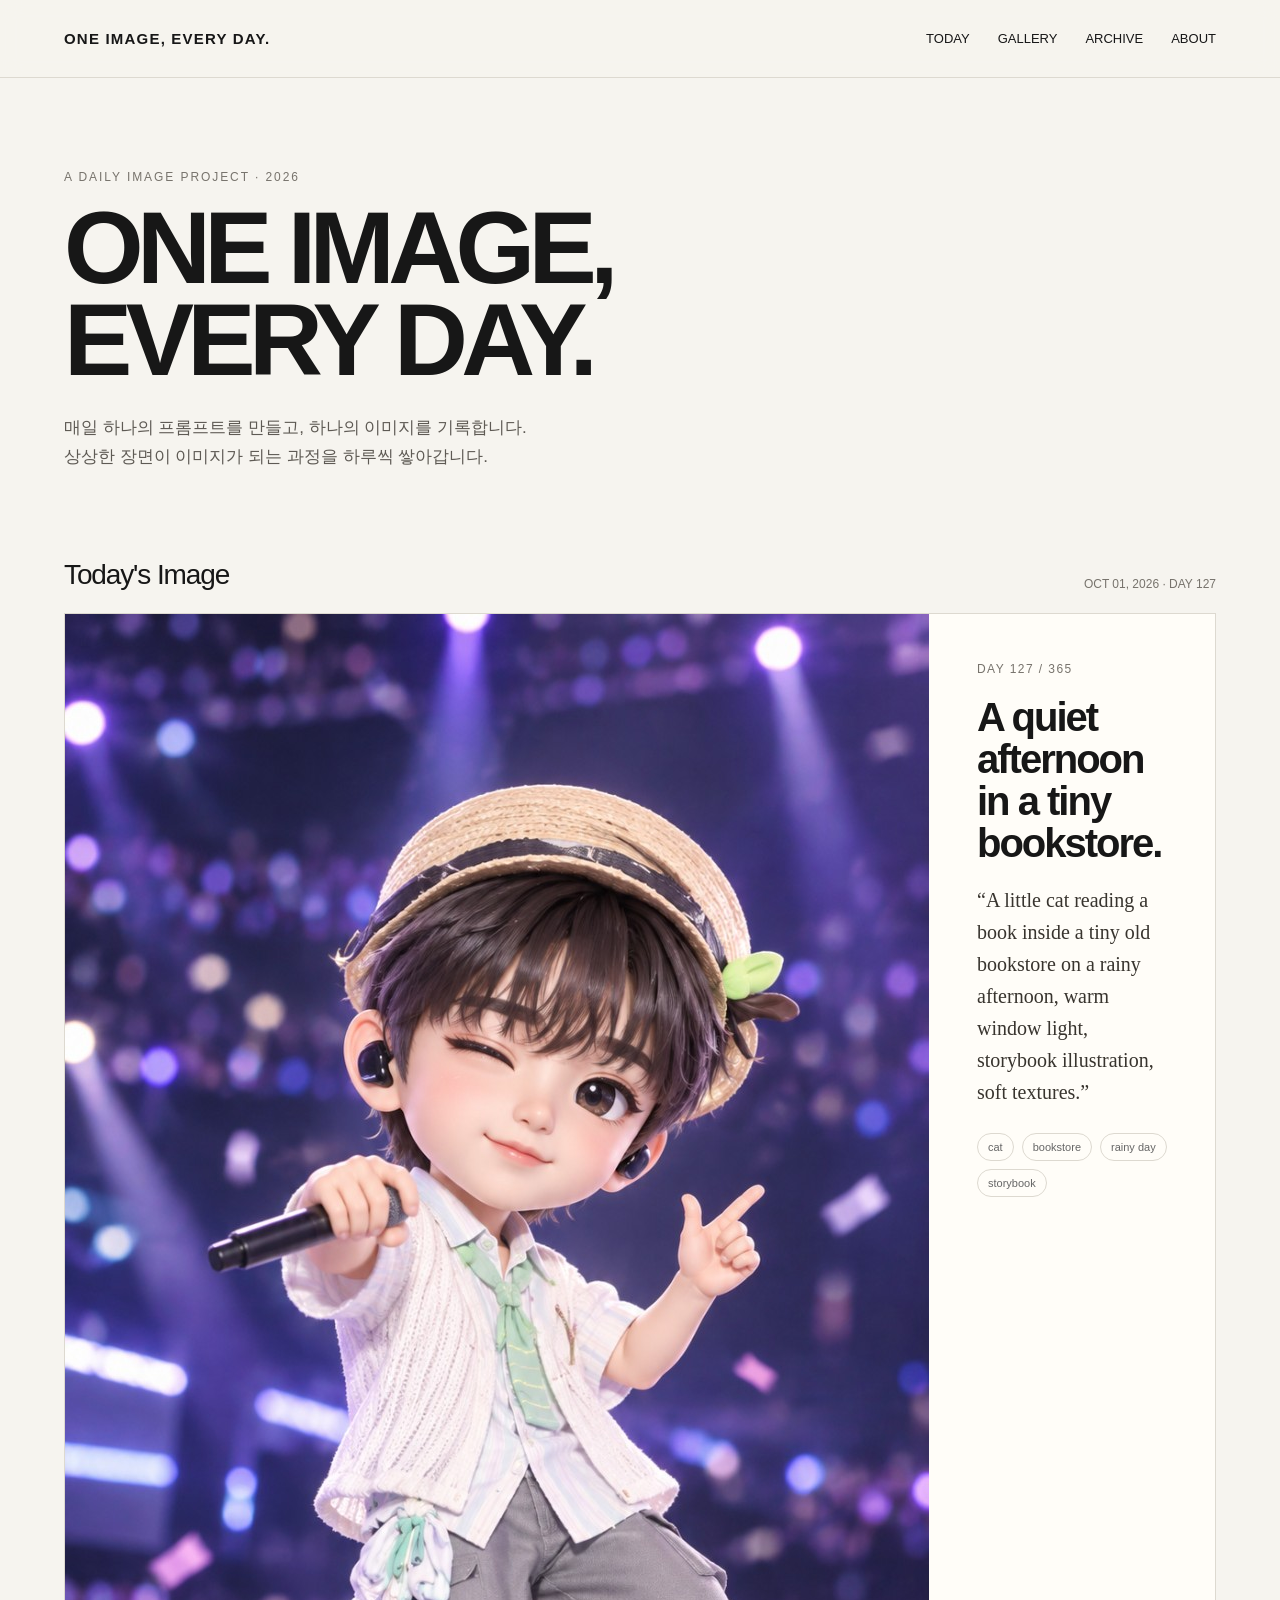
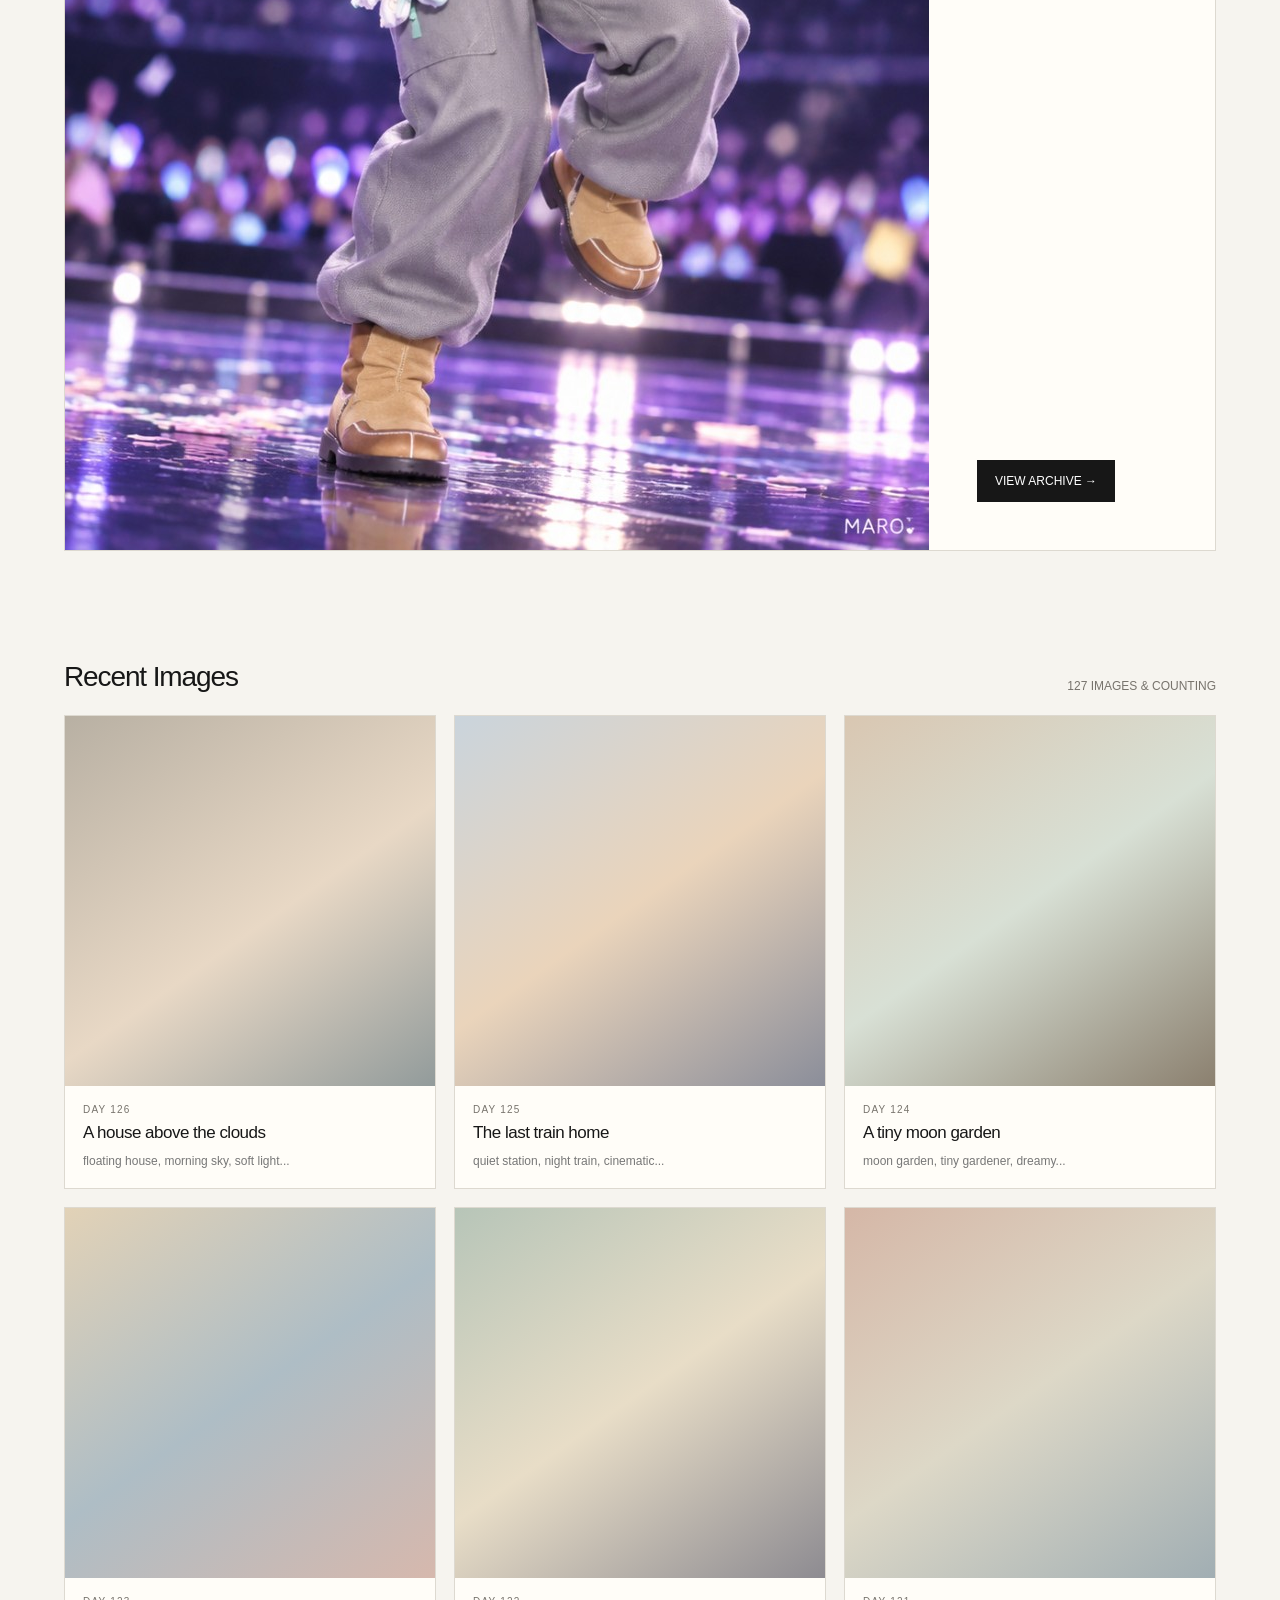
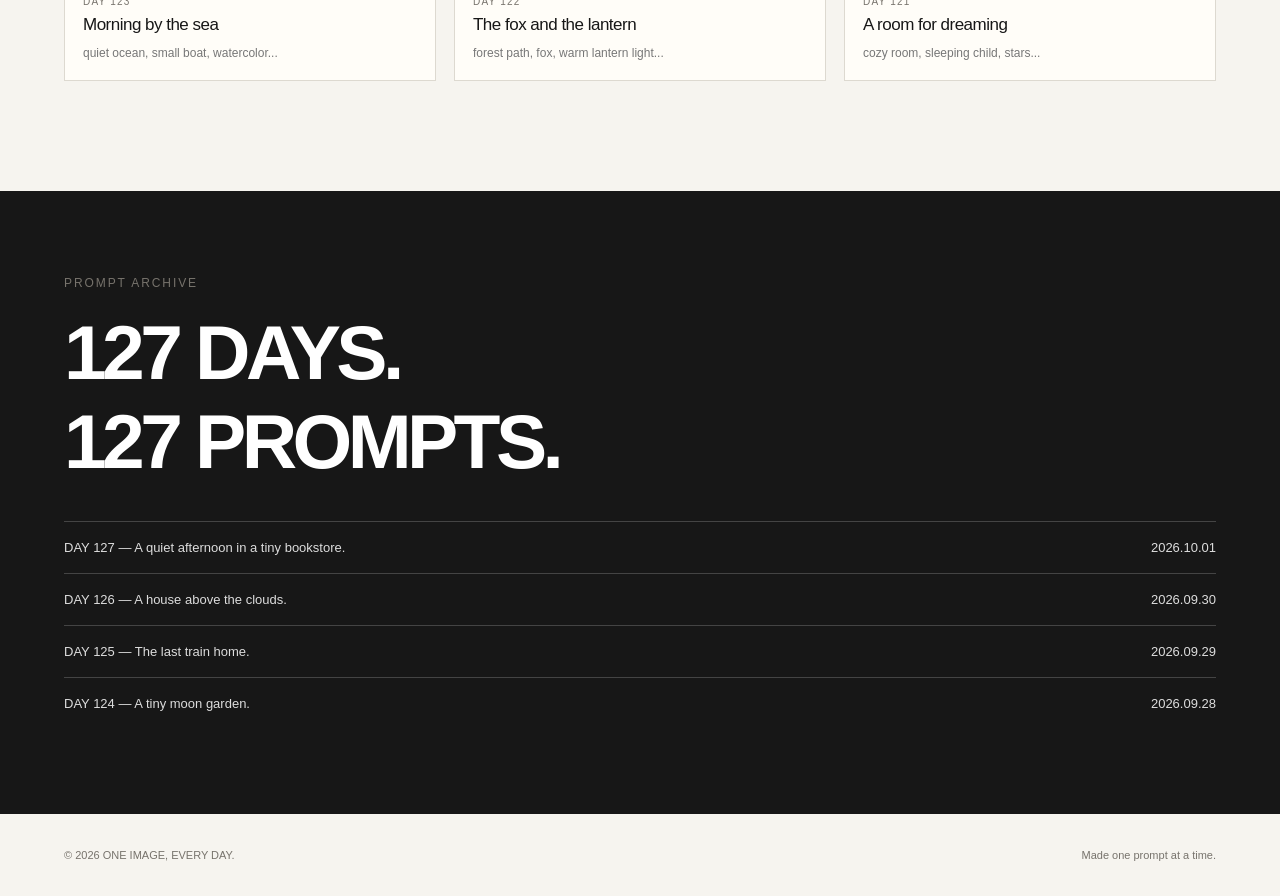
<file: index-backup.html>
<!DOCTYPE html>
<html lang="ko">
<head>
<meta charset="UTF-8">
<meta name="viewport" content="width=device-width, initial-scale=1.0">
<title>MARO의 이미지 아카이브</title>
<style>
:root{
  --bg:#f6f4ef; --text:#171717; --muted:#77736c; --line:#ddd9d0;
  --card:#fffdf8; --accent:#171717;
}
*{box-sizing:border-box}
body{margin:0;background:var(--bg);color:var(--text);font-family:Arial,"Noto Sans KR",sans-serif}
header{height:78px;border-bottom:1px solid var(--line);display:flex;align-items:center;justify-content:space-between;padding:0 5vw;position:sticky;top:0;background:rgba(246,244,239,.94);backdrop-filter:blur(10px);z-index:10}
.logo{font-size:15px;font-weight:800;letter-spacing:.08em}
nav{display:flex;gap:28px;font-size:13px}
nav a{color:inherit;text-decoration:none}
.hero{padding:92px 5vw 70px;max-width:1400px;margin:auto}
.kicker{font-size:12px;letter-spacing:.16em;color:var(--muted);margin-bottom:18px}
h1{font-size:clamp(46px,8vw,112px);line-height:.9;letter-spacing:-.065em;margin:0 0 28px;max-width:900px}
.hero p{font-size:17px;line-height:1.7;color:#5e5a54;max-width:560px}
.today{max-width:1400px;margin:auto;padding:0 5vw 110px}
.section-head{display:flex;justify-content:space-between;align-items:end;margin-bottom:22px}
.section-title{font-size:28px;letter-spacing:-.04em}
.section-meta{font-size:12px;color:var(--muted)}
.feature{display:grid;grid-template-columns:1.5fr 1fr;gap:0;background:var(--card);border:1px solid var(--line)}
.fake-image{min-height:620px;background:
radial-gradient(circle at 65% 25%,#f9dfaa 0 8%,transparent 9%),
radial-gradient(circle at 38% 55%,#b9c9d2 0 13%,transparent 14%),
linear-gradient(145deg,#d7c3a5,#ede5d7 45%,#9ca9a4);position:relative;overflow:hidden}
.fake-image:after{content:"DAY 127";position:absolute;bottom:25px;left:25px;font-size:11px;letter-spacing:.15em;color:rgba(255,255,255,.8)}
.prompt{padding:48px;display:flex;flex-direction:column;justify-content:space-between}
.prompt .day{font-size:12px;color:var(--muted);letter-spacing:.12em}
.prompt h2{font-size:40px;letter-spacing:-.05em;line-height:1.05;margin:20px 0}
.prompt blockquote{font-family:Georgia,serif;font-size:20px;line-height:1.6;margin:0;color:#38342e}
.tags{display:flex;gap:8px;flex-wrap:wrap;margin-top:25px}
.tag{border:1px solid var(--line);padding:7px 10px;border-radius:99px;font-size:11px;color:#666}
.button{display:inline-block;background:var(--accent);color:#fff;text-decoration:none;padding:14px 18px;font-size:12px;margin-top:30px;width:max-content}
.gallery{max-width:1400px;margin:auto;padding:0 5vw 110px}
.grid{display:grid;grid-template-columns:repeat(3,1fr);gap:18px}
.card{background:var(--card);border:1px solid var(--line);overflow:hidden}
.thumb{aspect-ratio:1/1;background:linear-gradient(145deg,#b8b0a3,#e8d8c5 55%,#929b9b)}
.card:nth-child(2) .thumb{background:linear-gradient(145deg,#cad4dc,#ead4bb,#8b8e9a)}
.card:nth-child(3) .thumb{background:linear-gradient(145deg,#d9c7b2,#d8e0d5,#8b806f)}
.card:nth-child(4) .thumb{background:linear-gradient(145deg,#e2d2b7,#aebdc5,#d6b8ad)}
.card:nth-child(5) .thumb{background:linear-gradient(145deg,#b7c5b8,#e8ddc7,#8d8b91)}
.card:nth-child(6) .thumb{background:linear-gradient(145deg,#d5b7a7,#ddd8c7,#a1aeb3)}
.card-info{padding:18px}
.card-day{font-size:10px;color:var(--muted);letter-spacing:.12em}
.card-title{font-size:17px;margin-top:8px;letter-spacing:-.03em}
.card-prompt{font-size:12px;color:#777;line-height:1.5;margin-top:9px}
.archive{background:#171717;color:white;padding:85px 5vw}
.archive-inner{max-width:1400px;margin:auto}
.archive h2{font-size:clamp(40px,6vw,80px);letter-spacing:-.06em;margin:0 0 35px}
.archive-row{display:flex;justify-content:space-between;border-top:1px solid #444;padding:18px 0;color:#ddd;font-size:13px}
footer{padding:35px 5vw;display:flex;justify-content:space-between;font-size:11px;color:var(--muted)}
@media(max-width:800px){
 header{padding:0 20px} nav{gap:14px}
 .hero{padding:65px 20px 50px}.today,.gallery{padding-left:20px;padding-right:20px}
 .feature{grid-template-columns:1fr}.fake-image{min-height:420px}.prompt{padding:30px}
 .grid{grid-template-columns:repeat(2,1fr)}
}
@media(max-width:520px){nav a:nth-child(2){display:none}.grid{grid-template-columns:1fr}}
</style>
</head>
<body>
<header>
  <div class="logo">ONE IMAGE, EVERY DAY.</div>
  <nav><a href="#today">TODAY</a><a href="#gallery">GALLERY</a><a href="#archive">ARCHIVE</a><a href="#about">ABOUT</a></nav>
</header>

<main>
<section class="hero">
  <div class="kicker">A DAILY IMAGE PROJECT · 2026</div>
  <h1>ONE IMAGE,<br>EVERY DAY.</h1>
  <p>매일 하나의 프롬프트를 만들고, 하나의 이미지를 기록합니다.<br>상상한 장면이 이미지가 되는 과정을 하루씩 쌓아갑니다.</p>
</section>

<section class="today" id="today">
  <div class="section-head">
    <div class="section-title">Today's Image</div>
    <div class="section-meta">OCT 01, 2026 · DAY 127</div>
  </div>
  <div class="feature">
    <img src="images/day001.png" alt="DAY 001 이미지">
    <div class="prompt">
      <div>
        <div class="day">DAY 127 / 365</div>
        <h2>A quiet afternoon<br>in a tiny bookstore.</h2>
        <blockquote>“A little cat reading a book inside a tiny old bookstore on a rainy afternoon, warm window light, storybook illustration, soft textures.”</blockquote>
        <div class="tags"><span class="tag">cat</span><span class="tag">bookstore</span><span class="tag">rainy day</span><span class="tag">storybook</span></div>
      </div>
      <a class="button" href="#gallery">VIEW ARCHIVE →</a>
    </div>
  </div>
</section>

<section class="gallery" id="gallery">
  <div class="section-head">
    <div class="section-title">Recent Images</div>
    <div class="section-meta">127 IMAGES & COUNTING</div>
  </div>
  <div class="grid">
    <article class="card"><div class="thumb"></div><div class="card-info"><div class="card-day">DAY 126</div><div class="card-title">A house above the clouds</div><div class="card-prompt">floating house, morning sky, soft light...</div></div></article>
    <article class="card"><div class="thumb"></div><div class="card-info"><div class="card-day">DAY 125</div><div class="card-title">The last train home</div><div class="card-prompt">quiet station, night train, cinematic...</div></div></article>
    <article class="card"><div class="thumb"></div><div class="card-info"><div class="card-day">DAY 124</div><div class="card-title">A tiny moon garden</div><div class="card-prompt">moon garden, tiny gardener, dreamy...</div></div></article>
    <article class="card"><div class="thumb"></div><div class="card-info"><div class="card-day">DAY 123</div><div class="card-title">Morning by the sea</div><div class="card-prompt">quiet ocean, small boat, watercolor...</div></div></article>
    <article class="card"><div class="thumb"></div><div class="card-info"><div class="card-day">DAY 122</div><div class="card-title">The fox and the lantern</div><div class="card-prompt">forest path, fox, warm lantern light...</div></div></article>
    <article class="card"><div class="thumb"></div><div class="card-info"><div class="card-day">DAY 121</div><div class="card-title">A room for dreaming</div><div class="card-prompt">cozy room, sleeping child, stars...</div></div></article>
  </div>
</section>

<section class="archive" id="archive">
 <div class="archive-inner">
  <div class="kicker">PROMPT ARCHIVE</div>
  <h2>127 DAYS.<br>127 PROMPTS.</h2>
  <div class="archive-row"><span>DAY 127 — A quiet afternoon in a tiny bookstore.</span><span>2026.10.01</span></div>
  <div class="archive-row"><span>DAY 126 — A house above the clouds.</span><span>2026.09.30</span></div>
  <div class="archive-row"><span>DAY 125 — The last train home.</span><span>2026.09.29</span></div>
  <div class="archive-row"><span>DAY 124 — A tiny moon garden.</span><span>2026.09.28</span></div>
 </div>
</section>
</main>

<footer id="about"><span>© 2026 ONE IMAGE, EVERY DAY.</span><span>Made one prompt at a time.</span></footer>
</body>
</html>
</file>
